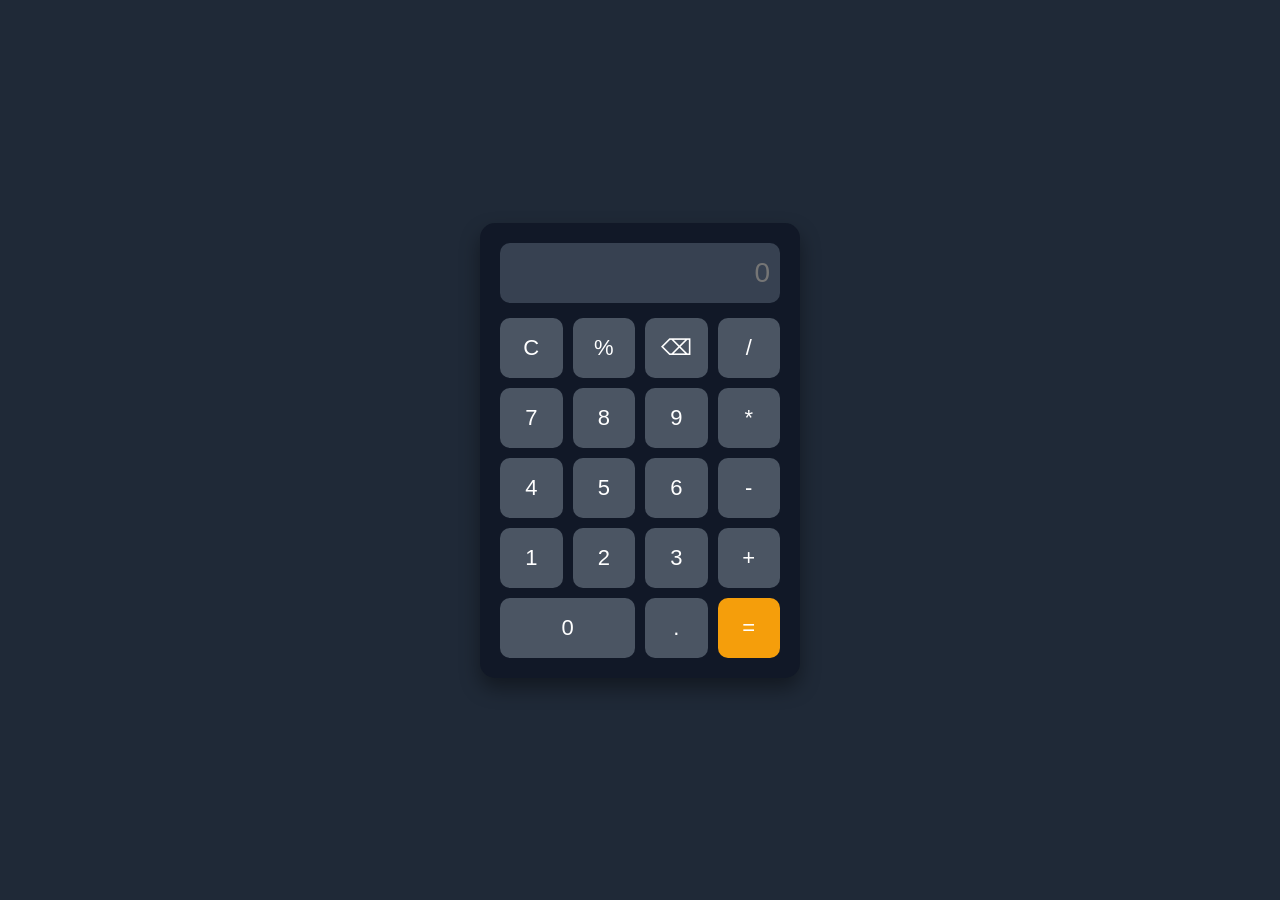
<file: index.html>
<!DOCTYPE html>
<html lang="en">
<head>
    <meta charset="UTF-8">
    <meta name="viewport" content="width=device-width, initial-scale=1.0">
    <title>Calculator UI</title>
    <link rel="stylesheet" href="style.css">
</head>
<body>

<div class="calculator">
    <input type="text" placeholder="0" readonly>

    <div class="buttons">
        <button>C</button>
        <button>%</button>
        <button>⌫</button>
        <button>/</button>

        <button>7</button>
        <button>8</button>
        <button>9</button>
        <button>*</button>

        <button>4</button>
        <button>5</button>
        <button>6</button>
        <button>-</button>

        <button>1</button>
        <button>2</button>
        <button>3</button>
        <button>+</button>

        <button class="zero">0</button>
        <button>.</button>
        <button>=</button>
    </div>
</div>

</body>
</html>
</file>
<file: style.css>
*{
    margin:0;
    padding:0;
    box-sizing:border-box;
    font-family:Arial, sans-serif;
}

body{
    display:flex;
    justify-content:center;
    align-items:center;
    height:100vh;
    background:#1f2937;
}

.calculator{
    width:320px;
    background:#111827;
    padding:20px;
    border-radius:15px;
    box-shadow:0 10px 20px rgba(0,0,0,0.4);
}

input{
    width:100%;
    height:60px;
    margin-bottom:15px;
    border:none;
    border-radius:10px;
    background:#374151;
    color:#fff;
    font-size:28px;
    text-align:right;
    padding:10px;
}

.buttons{
    display:grid;
    grid-template-columns:repeat(4,1fr);
    gap:10px;
}

button{
    height:60px;
    border:none;
    border-radius:10px;
    background:#4b5563;
    color:white;
    font-size:22px;
    cursor:pointer;
    transition:0.3s;
}

button:hover{
    background:#6b7280;
}

.zero{
    grid-column:span 2;
}

button:last-child{
    background:#f59e0b;
}

button:last-child:hover{
    background:#d97706;
}
</file>
<file: calculator.css>
*{
    margin:0;
    padding:0;
    box-sizing:border-box;
    font-family:Arial, sans-serif;
}

body{
    display:flex;
    justify-content:center;
    align-items:center;
    height:100vh;
    background:#1f2937;
}

.calculator{
    width:320px;
    background:#111827;
    padding:20px;
    border-radius:15px;
    box-shadow:0 10px 20px rgba(0,0,0,0.4);
}

input{
    width:100%;
    height:60px;
    margin-bottom:15px;
    border:none;
    border-radius:10px;
    background:#374151;
    color:#fff;
    font-size:28px;
    text-align:right;
    padding:10px;
}

.buttons{
    display:grid;
    grid-template-columns:repeat(4,1fr);
    gap:10px;
}

button{
    height:60px;
    border:none;
    border-radius:10px;
    background:#4b5563;
    color:white;
    font-size:22px;
    cursor:pointer;
    transition:0.3s;
}

button:hover{
    background:#6b7280;
}

.zero{
    grid-column:span 2;
}

button:last-child{
    background:#f59e0b;
}

button:last-child:hover{
    background:#d97706;
}
</file>
